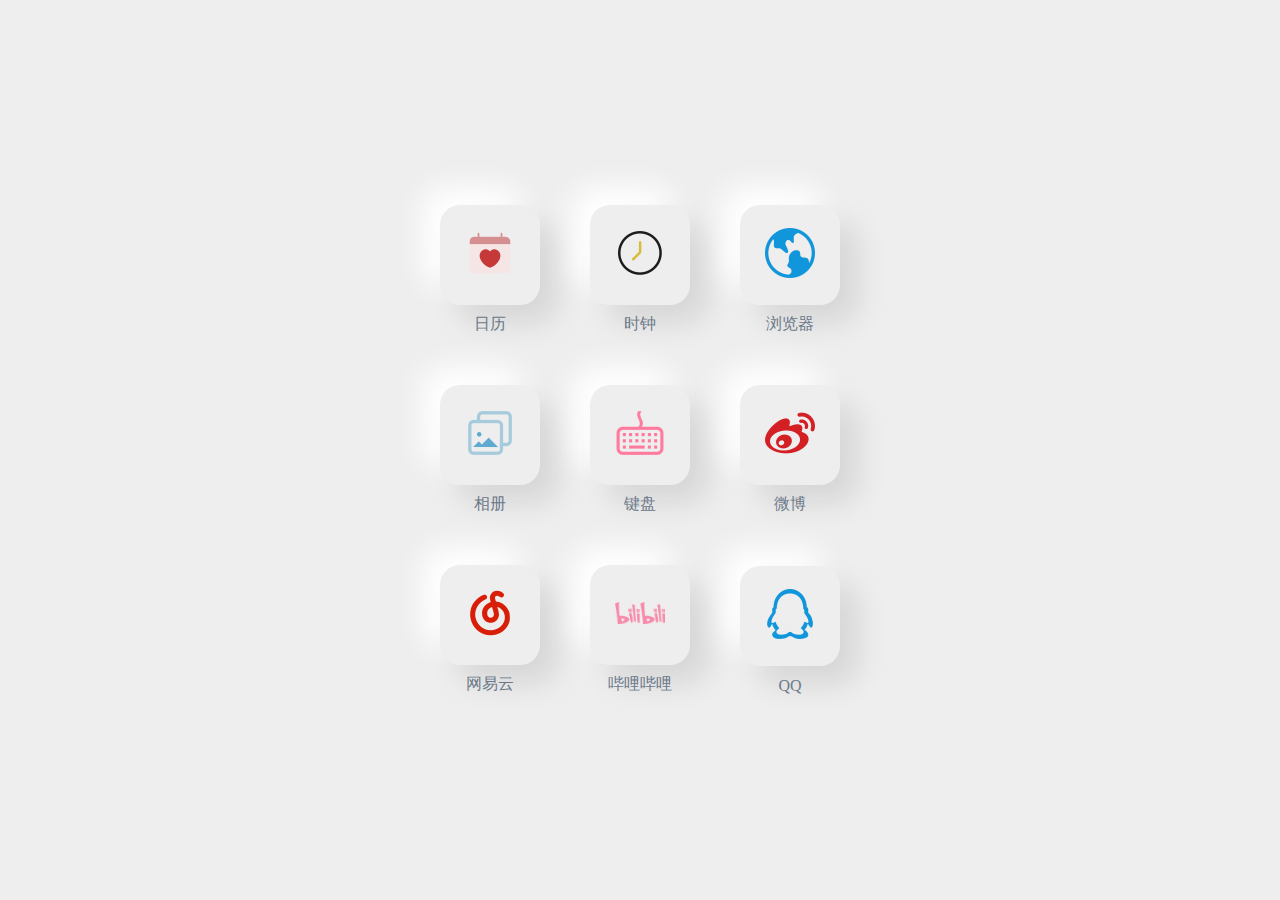
<file: index.html>
﻿<!DOCTYPE html>
<html lang="en">
<head>
    <meta charset="UTF-8">
    <meta name="viewport" content="width=device-width, initial-scale=1.0">
    <link rel="stylesheet" href="./css/style.css">
    <title>导航-litefen</title>
<link rel="shortcut icon" href="https://litefen.com/favicon.ico" />
    <script>
        var _hmt = _hmt || [];
        (function() {
          var hm = document.createElement("script");
          hm.src = "https://hm.baidu.com/hm.js?1f5d154716d038efbcbb58e0caab681b";
          var s = document.getElementsByTagName("script")[0]; 
          s.parentNode.insertBefore(hm, s);
        })();
        </script>
</head>
<body>
    <div class="container">
        <div class="box">
            <div class="img">
                <a href="./all/calendar/"target=_blank><img src="./icos/日历.png"/></a>
            </div>
            <p>日历</p>
        </div>
        <div class="box">
            <div class="img">
                <a href="./all/clock/"target=_blank><img src="./icos/时钟.png"/></a>
            </div>
            <p>时钟</p>
        </div>
        <div class="box">
            <div class="img">
                <a href="https://litefen.com/time.html"target=_blank><img src="./icos/浏览器.png"/></a>
            </div>
            <p>浏览器</p>
        </div>
        <div class="box">
            <div class="img">
                <a href="./all/photo/"target=_blank><img src="./icos/相册.png"/></a>
            </div>
            <p>相册</p>
        </div>
        <div class="box">
            <div class="img">
                <a href="./all/keyboard"target=_blank><img src="./icos/Keyboard.png"/></a>
            </div>
            <p>键盘</p>
        </div>
        <div class="box">
            <div class="img">
                <a href="https://weibo.com/xiaofenQVO "target=_blank><img src="./icos/weibo.png"/></a>
            </div>
            <p>微博</p>
        </div>
        <div class="box">
            <div class="img">
                <a href="https://music.163.com/#/user/home?id=305237340"target=_blank><img src="./icos/wangyi-music.png"></a>
            </div>
            <p>网易云</p>
        </div>
        <div class="box">
            <div class="img">
                <a href="https://space.bilibili.com/293259567"target=_blank><img src="./icos/BILIBILI_LOGO (1).png"></a>
            </div>
            <p>哔哩哔哩</p>
        </div>
        <div class="box">
            <div class="img">
                <a href="http://wpa.qq.com/msgrd?v=3&uin=1966174908&site=qq&menu=yes"target=_blank><img src="./icos/QQ (1).png"></a>
            </div>
            <p>QQ</p>
        </div>
    </div>
</body>
</html>
</file>
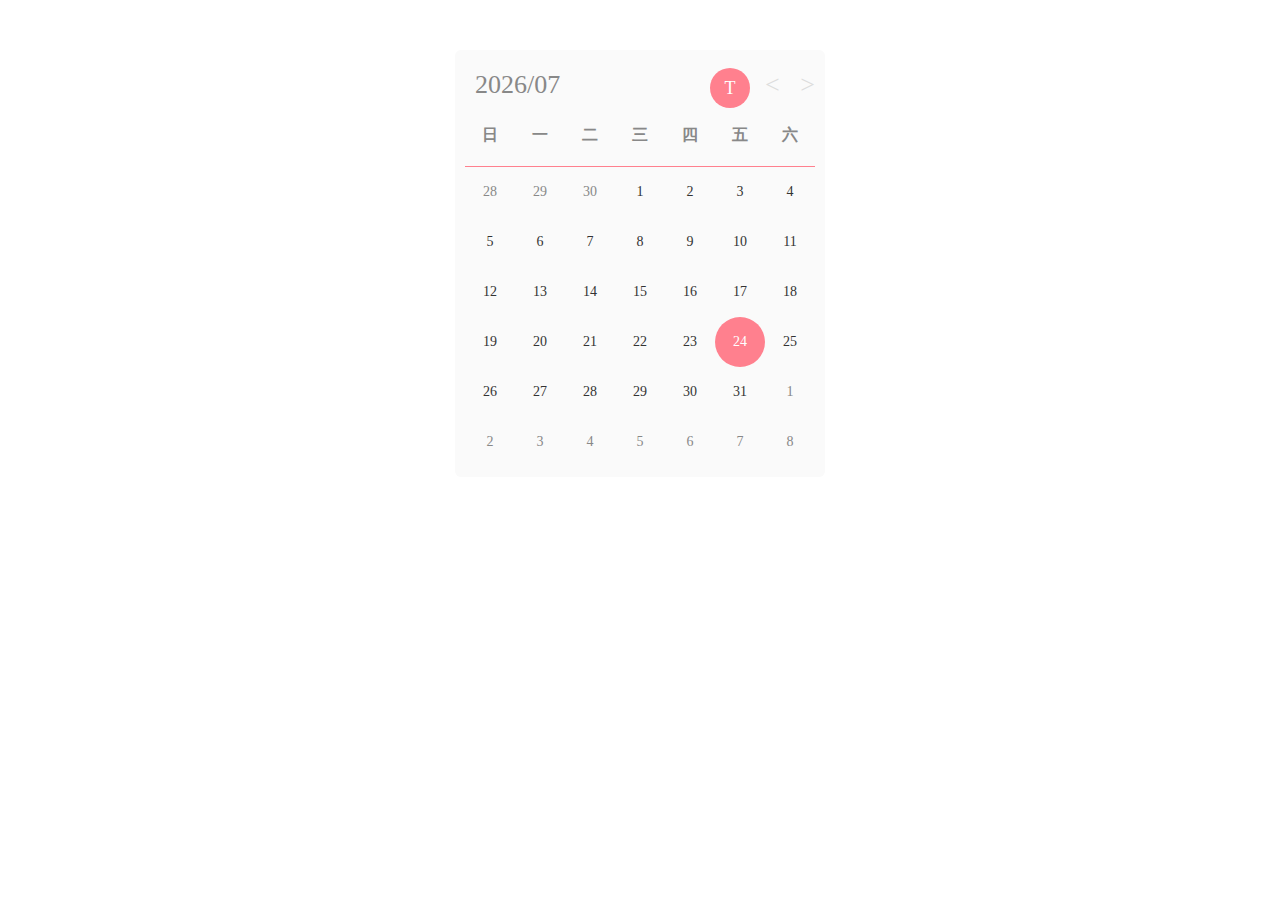
<file: all/calendar/index.html>
<!DOCTYPE html>
<html lang="en">
<head>
  <meta charset="UTF-8">
  <title>日历</title>
  <link rel="stylesheet" href="./css/calendar.css">
</head>
<body>

  <div id="calendar" class="calendar"></div>


  <script src="./js/jquery.min.js"></script>
  <script src="./js/calendar.js"></script>
  <div style="text-align:center;">
<p><a href="http://www.mycodes.net/" target="_blank"></a></p>
</div>
</body>
</html>
</file>
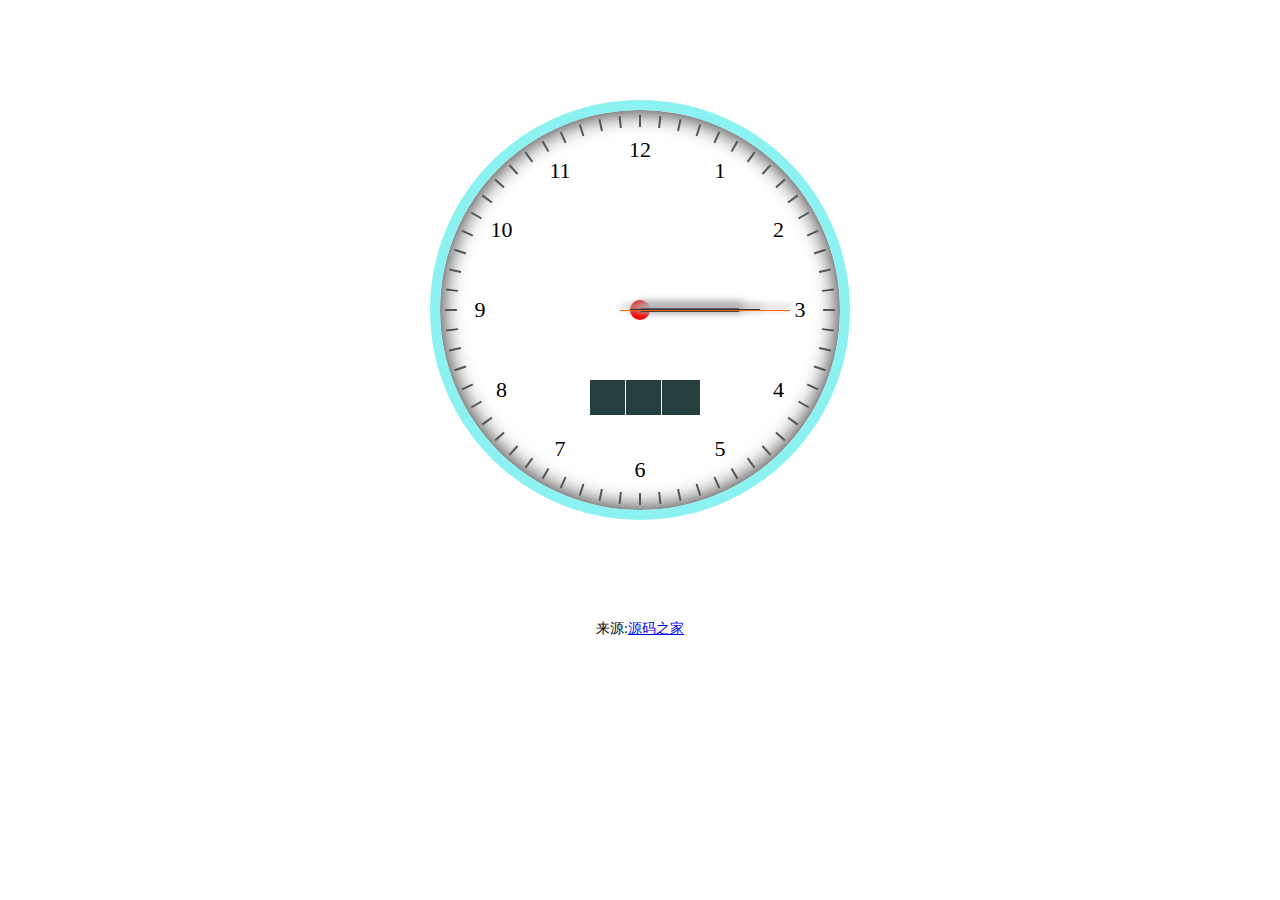
<file: all/clock/index.html>
<!DOCTYPE html>
<html lang="en">
<head>
<meta charset="UTF-8" />
<title>时钟</title>
</head>
<style>
    body,div,p{ font-family: 'Microsoft Yahei' ;font-size: 14px;}
    .box{ width: 400px; height: 400px; border:10px solid #8bf2f1;margin:100px auto; border-radius: 50%;
        box-shadow: 0px 0px 20px 3px #444 inset; position: relative;}
    /*原点*/
    .origin{ width: 20px; height: 20px; border-radius: 50%; background: #ff0000; top:190px; left: 190px; position: absolute;}
    /* 指针 */
    .clock_line{ position: absolute;position:absolute;z-index:20;}
    .hour_line{width:100px;height:4px;top:198px;left:200px;background-color:#000;border-radius:2px;
        transform-origin:0 50%;box-shadow:1px -3px 8px 3px #aaa;}
    .minute_line{width:130px;height:2px;top:199px;left:190px;background-color:#000;
        transform-origin:7.692% 50%;box-shadow:1px -3px 8px 1px #aaa;}
    .second_line{width:170px;height:1px;top:199.5px;left:180px;background-color:#f60;
        transform-origin:11.765% 50%;box-shadow:1px -3px 7px 1px #bbb;}

    .dot_box{width: inherit; height: inherit;}
    /*时钟数*/
    .dot{ width: 40px; height: 40px; line-height: 40px; text-align: center; font-size: 22px; position: absolute;}
    .clock-scale{width:195px;height:2px;transform-origin:0% 50%;z-index:7;
      position:absolute;top:199px;left:200px;}
    .scale-show{ width:12px;height:2px;background-color:#555;float:left;}
    .scale-hidden{width:183px;height:2px;float:left;}
    /*日期*/
    .date_info{width:160px;height:28px; 
        line-height:28px;text-align:center;position:absolute;top:230px;left:120px;z-index:11;color:#555;
        font-weight:bold;}
    .time_info{ width: 110px; height: 35px; line-height: 35px;text-align:center;position:absolute;top:270px;left:150px;z-index:11;color:#555; background: #253e3e; }
    .time{ width: 35px ;height:35px; float: left; color: #fff; font-size: 22px;}
     #minute_time{border-left:1px solid #fff;border-right:1px solid #fff;}
</style>
<body>
<div class="box" id="clock">
    <!-- 原点 -->
    <div class="origin"></div>
    <!-- 时钟数 -->
    <div class="dot_box">
        <div class="dot">6</div>
        <div class="dot">5</div>
        <div class="dot">4</div>
        <div class="dot">3</div>
        <div class="dot">2</div>
        <div class="dot">1</div>
        <div class="dot">12</div>
        <div class="dot">11</div>
        <div class="dot">10</div>
        <div class="dot">9</div>
        <div class="dot">8</div>
        <div class="dot">7</div>
    </div>
    <!-- 时、分、秒针 -->
    <div class="clock_line hour_line" id="hour_line"></div>
    <div class="clock_line minute_line" id="minute_line"></div>
    <div class="clock_line second_line" id="second_line"></div>
    <!-- 日期 -->
    <div class="date_info" id="date_info"></div>
    <!-- 时间 -->
    <div class="time_info" >
        <div class="time" id="hour_time"></div>
        <div class="time" id="minute_time"></div>
        <div class="time" id="second_time"></div>
    </div>
</div>

<script src="./js/jquery.min.js"></script>
<script>
$(function(){
    var clock = document.getElementById("clock");
    function initNumXY(){
        // 1、12个数字的位置设置
        var radius = 160;//大圆半价
        var dot_num = 360/$(".dot").length;//每个div对应的弧度数
        //每一个dot对应的弧度;
        var ahd = dot_num*Math.PI/180;
        $(".dot").each(function(index, el) {
            $(this).css({
                "left":180+Math.sin((ahd*index))*radius,
                "top":180+Math.cos((ahd*index))*radius
            });
        });
        // 2、刻钟设置
        for(var i = 0; i < 60; i++) {
            clock.innerHTML += "<div class='clock-scale'> " + 
                   "<div class='scale-hidden'></div>" + 
                   "<div class='scale-show'></div>" + 
                  "</div>";
        }
        var scale = document.getElementsByClassName("clock-scale");
            for(var i = 0; i < scale.length; i++) {
                scale[i].style.transform="rotate(" + (i * 6 - 90) + "deg)";
        }
    }
    initNumXY();//调用上面的函数
    //获取时钟id
    var hour_line = document.getElementById("hour_line"),
        minute_line = document.getElementById("minute_line"),
        second_line = document.getElementById("second_line"),
        date_info=document.getElementById("date_info"),//获取date_info
        hour_time = document.getElementById("hour_time"),// 获去时间id
        minute_time = document.getElementById("minute_time"),
        second_time = document.getElementById("second_time");
    //3、设置动态时间
    function setTime(){
        var nowdate = new Date();
        //获取年月日时分秒
        var year = nowdate.getFullYear(),
            month = nowdate.getMonth()+1,
            day = nowdate.getDay(),
            hours = nowdate.getHours(),
            minutes = nowdate.getMinutes(),
            seconds = nowdate.getSeconds(),
            date = nowdate.getDate();
        var weekday =["星期日","星期一","星期二","星期三","星期四","星期五","星期六"];
        // 获取日期id
        date_info.innerHTML=year+"年"+month+"月"+day+"日   "+weekday[day];
        hour_time.innerHTML = hours >=10 ? hours : "0"+hours;
        minute_time.innerHTML = minutes >=10 ? minutes : "0"+minutes;
        second_time.innerHTML = seconds >=10 ? seconds : "0"+seconds;
        console.log(year+"年"+month+"月"+day+"日   "+weekday[day]);
        //时分秒针设置
        var hour_rotate = (hours*30-90) + (Math.floor(minutes / 12) * 6);
        hour_line.style.transform = 'rotate(' + hour_rotate + 'deg)';
        minute_line.style.transform = 'rotate(' + (minutes*6 - 90) + 'deg)';
        second_line.style.transform = 'rotate(' + (seconds*6 - 90)+'deg)';
    }
    // setTime();
    setInterval(setTime, 1000);
    
    
});
</script>
<div style="text-align:center;">
<p>来源:<a href="http://www.mycodes.net/" target="_blank">源码之家</a></p>
</div>
</body>
</html>
</file>
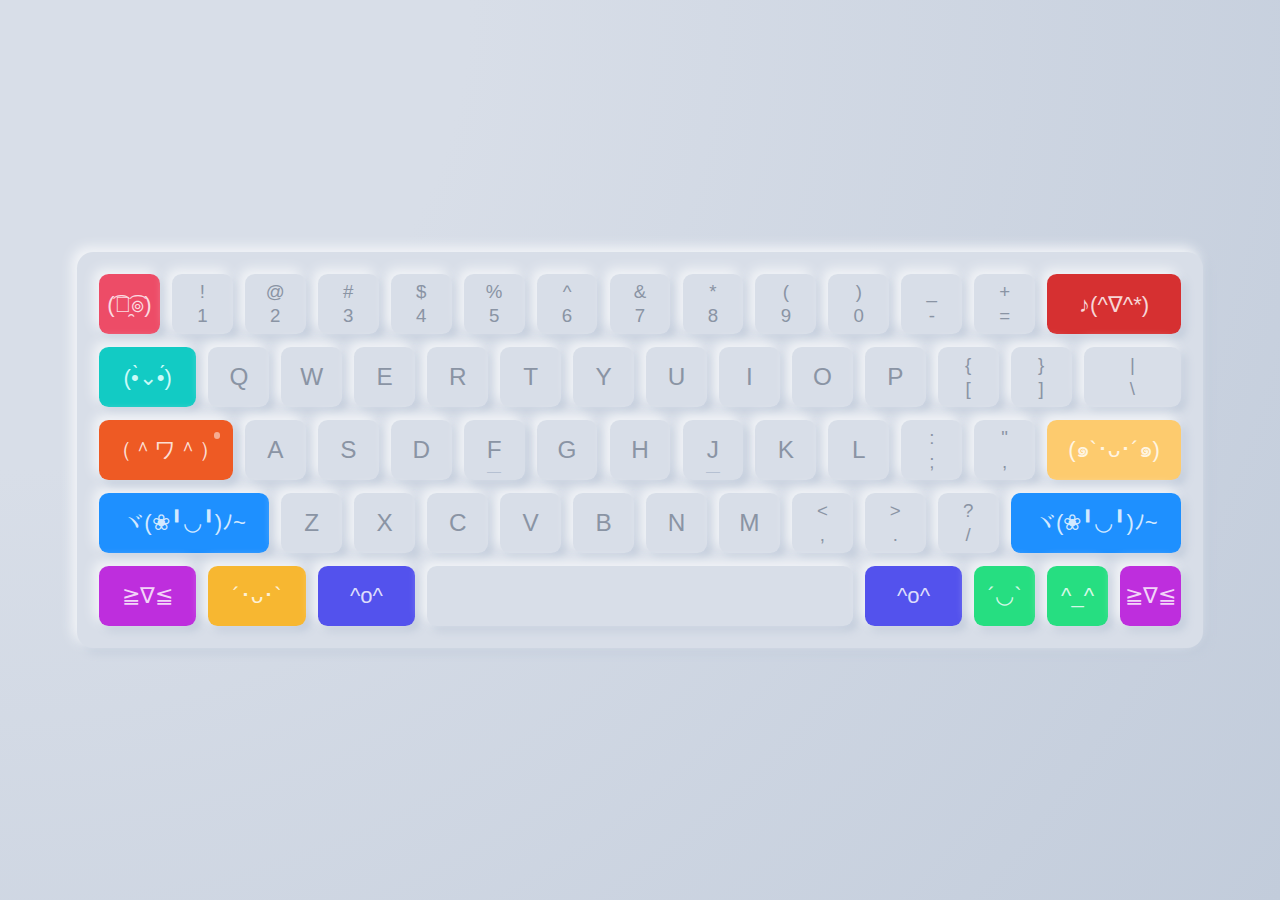
<file: all/keyboard/index.html>
<!doctype html>
<html>
<head>
<meta charset="utf-8">
<title>keyboard</title>
<style>.keyboard {
  display: grid;
  grid-template-columns: repeat(30, 1.9vw);
  grid-template-rows: repeat(5, 4.75vw);
  grid-gap: 0.95vw;
  background: #c2ccdb;
  padding: 1.727272727272727vw;
  border-radius: 1.266666666666667vw;
  background: #d8dee8;
  box-shadow: -0.316666666666667vw -0.316666666666667vw 0.95vw #f3f5f8, 0.316666666666667vw 0.316666666666667vw 0.633333333333333vw #c2ccdb;
}
.keyboard .key {
  border-radius: 0.76vw;
  grid-column: auto/span 2;
  width: 100%;
  height: 100%;
  padding: 0.475vw;
  font-size: 1.9vw;
  display: grid;
  align-items: center;
  color: #8a94a4;
  justify-content: center;
  cursor: pointer;
  background: #d8dee8;
  box-shadow: -0.316666666666667vw -0.316666666666667vw 0.95vw #f3f5f8, 0.316666666666667vw 0.316666666666667vw 0.633333333333333vw #c2ccdb;
  transition: all 100ms cubic-bezier(0.09, 0.32, 0.34, 2);
  user-select: none;
}
.keyboard .key:hover,
.keyboard .key.pressed {
  transform: perspective(300px) scale(0.97);
  box-shadow: inset -0.316666666666667vw -0.316666666666667vw 0.95vw -0.158333333333333vw #f6f8fa, inset 0.316666666666667vw 0.316666666666667vw 0.633333333333333vw #c2ccdb;
  color: #fff;
  text-shadow: 0 0 10px #f7f9fa, 0 0 15px #f7f9fa, 0 0 20px #f7f9fa;
}
.keyboard .key.dotted {
  position: relative;
}
.keyboard .key.dotted::before {
  content: '_';
  font-weight: bold;
  color: #b5c0d2;
  position: absolute;
  top: 70%;
  left: 50%;
  transform: translate(-50%, -50%);
}
.keyboard .key.esc {
  background: #ed4c67;
  color: #fbdbe1;
}
.keyboard .key.esc:hover,
.keyboard .key.esc.pressed {
  transform: perspective(300px) scale(0.97);
  box-shadow: inset -0.316666666666667vw -0.316666666666667vw 0.95vw -0.158333333333333vw #f38e9f, inset 0.316666666666667vw 0.316666666666667vw 0.633333333333333vw #c71432;
  color: #fff;
  text-shadow: 0 0 10px #f59eac, 0 0 15px #f59eac, 0 0 20px #f59eac;
}
.keyboard .key.back {
  background: #d63031;
  color: #f7d6d6;
}
.keyboard .key.back:hover,
.keyboard .key.back.pressed {
  transform: perspective(300px) scale(0.97);
  box-shadow: inset -0.316666666666667vw -0.316666666666667vw 0.95vw -0.158333333333333vw #e57c7d, inset 0.316666666666667vw 0.316666666666667vw 0.633333333333333vw #991e1f;
  color: #fff;
  text-shadow: 0 0 10px #e88f90, 0 0 15px #e88f90, 0 0 20px #e88f90;
}
.keyboard .key.shift {
  background: #1e90ff;
  color: #d2e9ff;
}
.keyboard .key.shift:hover,
.keyboard .key.shift.pressed {
  transform: perspective(300px) scale(0.97);
  box-shadow: inset -0.316666666666667vw -0.316666666666667vw 0.95vw -0.158333333333333vw #71b9ff, inset 0.316666666666667vw 0.316666666666667vw 0.633333333333333vw #0065c8;
  color: #fff;
  text-shadow: 0 0 10px #85c3ff, 0 0 15px #85c3ff, 0 0 20px #85c3ff;
}
.keyboard .key.control {
  background: #be2edd;
  color: #f2d5f8;
}
.keyboard .key.control:hover,
.keyboard .key.control.pressed {
  transform: perspective(300px) scale(0.97);
  box-shadow: inset -0.316666666666667vw -0.316666666666667vw 0.95vw -0.158333333333333vw #d57be9, inset 0.316666666666667vw 0.316666666666667vw 0.633333333333333vw #891aa1;
  color: #fff;
  text-shadow: 0 0 10px #db8eec, 0 0 15px #db8eec, 0 0 20px #db8eec;
}
.keyboard .key.win {
  background: #f7b731;
  color: #fdf1d6;
}
.keyboard .key.win:hover,
.keyboard .key.win.pressed {
  transform: perspective(300px) scale(0.97);
  box-shadow: inset -0.316666666666667vw -0.316666666666667vw 0.95vw -0.158333333333333vw #fad17d, inset 0.316666666666667vw 0.316666666666667vw 0.633333333333333vw #c78908;
  color: #fff;
  text-shadow: 0 0 10px #fad890, 0 0 15px #fad890, 0 0 20px #fad890;
}
.keyboard .key.alt {
  background: #5352ed;
  color: #dddcfb;
}
.keyboard .key.alt:hover,
.keyboard .key.alt.pressed {
  transform: perspective(300px) scale(0.97);
  box-shadow: inset -0.316666666666667vw -0.316666666666667vw 0.95vw -0.158333333333333vw #9291f3, inset 0.316666666666667vw 0.316666666666667vw 0.633333333333333vw #1615ca;
  color: #fff;
  text-shadow: 0 0 10px #a2a1f5, 0 0 15px #a2a1f5, 0 0 20px #a2a1f5;
}
.keyboard .key.fn {
  background: #26de81;
  color: #d4f8e6;
}
.keyboard .key.fn:hover,
.keyboard .key.fn.pressed {
  transform: perspective(300px) scale(0.97);
  box-shadow: inset -0.316666666666667vw -0.316666666666667vw 0.95vw -0.158333333333333vw #76eaaf, inset 0.316666666666667vw 0.316666666666667vw 0.633333333333333vw #189e5a;
  color: #fff;
  text-shadow: 0 0 10px #8aedbb, 0 0 15px #8aedbb, 0 0 20px #8aedbb;
}
.keyboard .key.cap {
  background: #ee5a24;
  color: #fcded3;
  position: relative;
}
.keyboard .key.cap:hover,
.keyboard .key.cap.pressed {
  transform: perspective(300px) scale(0.97);
  box-shadow: inset -0.316666666666667vw -0.316666666666667vw 0.95vw -0.158333333333333vw #f49675, inset 0.316666666666667vw 0.316666666666667vw 0.633333333333333vw #b23a0e;
  color: #fff;
  text-shadow: 0 0 10px #f6a588, 0 0 15px #f6a588, 0 0 20px #f6a588;
}
.keyboard .key.cap::before {
  content: '';
  position: absolute;
  width: 0.5vw;
  height: 0.5vw;
  background: #f6ac91;
  top: 1vw;
  right: 1vw;
  border-radius: 50%;
}
.keyboard .key.cap.on::before {
  background: #fbded3;
  box-shadow: 0 0 0.5vw 0.2vw rgba(255,255,255,0.8);
}
.keyboard .key.tab {
  background: #12cbc4;
  color: #cafaf8;
}
.keyboard .key.tab:hover,
.keyboard .key.tab.pressed {
  transform: perspective(300px) scale(0.97);
  box-shadow: inset -0.316666666666667vw -0.316666666666667vw 0.95vw -0.158333333333333vw #5aede7, inset 0.316666666666667vw 0.316666666666667vw 0.633333333333333vw #0d8e89;
  color: #fff;
  text-shadow: 0 0 10px #72f0eb, 0 0 15px #72f0eb, 0 0 20px #72f0eb;
}
.keyboard .key.enter {
  background: #fdcb6e;
  color: #fff5e2;
}
.keyboard .key.enter:hover,
.keyboard .key.enter.pressed {
  transform: perspective(300px) scale(0.97);
  box-shadow: inset -0.316666666666667vw -0.316666666666667vw 0.95vw -0.158333333333333vw #fddea3, inset 0.316666666666667vw 0.316666666666667vw 0.633333333333333vw #fba403;
  color: #fff;
  text-shadow: 0 0 10px #fde2b0, 0 0 15px #fde2b0, 0 0 20px #fde2b0;
}
.keyboard .key.s2 {
  font-size: 1.727272727272727vw;
  grid-column: auto/span 2;
}
.keyboard .key.s3 {
  font-size: 1.727272727272727vw;
  grid-column: auto/span 3;
}
.keyboard .key.s4 {
  font-size: 1.727272727272727vw;
  grid-column: auto/span 4;
}
.keyboard .key.s5 {
  font-size: 1.727272727272727vw;
  grid-column: auto/span 5;
}
.keyboard .key.s6 {
  font-size: 1.727272727272727vw;
  grid-column: auto/span 6;
}
.keyboard .key.s12 {
  font-size: 1.727272727272727vw;
  grid-column: auto/span 12;
}
.keyboard .key[on-shift] {
  font-size: 1.461538461538461vw;
  justify-items: center;
}
.keyboard .key[on-shift]::before {
  content: attr(on-shift);
  align-items: end;
}
@import url("https://fonts.googleapis.com/css2?family=Sen:wght@700&display=swap");
* {
  box-sizing: border-box;
  padding: 0;
  margin: 0;
}
body {
  font-family: 'Sen', sans-serif;
  min-height: 100vh;
  overflow: hidden;
  display: grid;
  place-items: center;
  background: radial-gradient(circle at top left, #d8dee8 30%, #c2ccdb);
}</style>
</head>
<!-- 60% layout-->
<!-- ------------------------------------------------->
<div class="keyboard">
  <div class="key s2 esc" data-key="(͡๏̯͡๏)">(͡๏̯͡๏)</div>
  <div class="key" on-shift="!" data-key="1">1</div>
  <div class="key" on-shift="@" data-key="2">2</div>
  <div class="key" on-shift="#" data-key="3">3</div>
  <div class="key" on-shift="$" data-key="4">4</div>
  <div class="key" on-shift="%" data-key="5">5</div>
  <div class="key" on-shift="^" data-key="6">6</div>
  <div class="key" on-shift="&amp;" data-key="7">7</div>
  <div class="key" on-shift="*" data-key="8">8</div>
  <div class="key" on-shift="(" data-key="9">9</div>
  <div class="key" on-shift=")" data-key="0">0</div>
  <div class="key sub" on-shift="_" data-key="-">-</div>
  <div class="key add" on-shift="+" data-key="=">=</div>
  <div class="key s4 back" data-key="♪(^∇^*)">♪(^∇^*)</div>
  <div class="key s3 tab" data-key="(•̀⌄•́)">(•̀⌄•́)</div>
  <div class="key" data-key="Q">Q</div>
  <div class="key" data-key="W">W</div>
  <div class="key" data-key="E">E</div>
  <div class="key" data-key="R">R</div>
  <div class="key" data-key="T">T</div>
  <div class="key" data-key="Y">Y</div>
  <div class="key" data-key="U">U</div>
  <div class="key" data-key="I">I</div>
  <div class="key" data-key="O">O</div>
  <div class="key" data-key="P">P</div>
  <div class="key openbracket" on-shift="{" data-key="[">[</div>
  <div class="key closebracket" on-shift="}" data-key="]">]</div>
  <div class="key s3 pipe" on-shift="|" data-key="\">\</div>
  <div class="key s4 cap" data-key="（*＾ワ＾*）">（＾ワ＾）</div>
  <div class="key" data-key="A">A</div>
  <div class="key" data-key="S">S</div>
  <div class="key" data-key="D">D</div>
  <div class="key dotted" data-key="F">F</div>
  <div class="key" data-key="G">G</div>
  <div class="key" data-key="H">H</div>
  <div class="key dotted" data-key="J">J</div>
  <div class="key" data-key="K">K</div>
  <div class="key" data-key="L">L</div>
  <div class="key semi" on-shift=":" data-key=";">;</div>
  <div class="key comma" on-shift="&quot;" data-key=",">,</div>
  <div class="key s4 enter" data-key="(๑`･ᴗ･´๑)">(๑`･ᴗ･´๑)</div>
  <div class="key s5 shift" data-key="ヾ(❀╹◡╹)ﾉ~">ヾ(❀╹◡╹)ﾉ~</div>
  <div class="key" data-key="Z">Z</div>
  <div class="key" data-key="X">X</div>
  <div class="key" data-key="C">C</div>
  <div class="key" data-key="V">V</div>
  <div class="key" data-key="B">B</div>
  <div class="key" data-key="N">N</div>
  <div class="key" data-key="M">M</div>
  <div class="key openangular" on-shift="&lt;" data-key=",">,</div>
  <div class="key closeangular" on-shift="&gt;" data-key=".">.</div>
  <div class="key slash" on-shift="?" data-key="/">/</div>
  <div class="key s5 shift up" data-key="ヾ(❀╹◡╹)ﾉ~">ヾ(❀╹◡╹)ﾉ~</div>
  <div class="key s3 control" data-key="≧∇≦">≧∇≦</div>
  <div class="key s3 win" data-key="´･ᴗ･`">´･ᴗ･`</div>
  <div class="key s3 alt" data-key="^o^">^o^</div>
  <div class="key s12 space" data-key=""></div>
  <div class="key s3 alt" data-key="^o^">^o^</div>
  <div class="key s2 fn left" data-key="´◡`">´◡`</div>
  <div class="key s2 fn down" data-key="^_^">^_^</div>
  <div class="key s2 control right" data-key="≧∇≦">≧∇≦</div>
</div>
</file>
<file: css/style.css>
*{
    margin: 0;
    padding: 0;
}
body{
    width: 100%;
    height: 90vh;
    display: flex;
    justify-content: center;
    align-items: center;
    background-color: #efeeee;
}
.container{
    width: 450px;
    height: 450px;
    display: flex;
    justify-content: space-around;
    flex-wrap: wrap;
    align-items: center;
}
.container .box{
    display: flex;
    justify-content: space-around;
    flex-direction: column;
    align-items: center;
    align-content: center;
    width: 100px;
    height: 140px;
    margin: 20px;
}
.container .box .img{
    width: 100px;
    height: 100px;
    box-shadow: 18px 18px 30px rgba(0, 0, 0, 0.1),
    -18px -18px 30px rgba(255, 255, 255, 1);
    border-radius: 20px;
    display: flex;
    align-items: center;
    justify-content: center;
    background-color: #efeeee;
    transition: box-shadow .2s ease-out;
    position: relative;
}

.container .box .img  img{
    width: 50px;
    transition: width 0.2s ease-out;
}
.container .box p{
    color: slategrey;
}
.container .box .img:hover{
    box-shadow: 0px 0px 0px rgba(0, 0, 0, 0.2),
    0px 0px 0px rgba(255, 255, 255, 0.8),
    inset 18px 18px 30px rgba(0, 0, 0, 0.1),
    inset -18px -18px 30px rgba(255, 255, 255, 1);
    transition: box-shadow .2s ease-out;
}
.container .box .img:hover img{
    width: 60px;
    transition: width 0.2s ease-out;
}
</file>
<file: all/calendar/css/calendar.css>
* { margin: 0; padding: 0; }
body { font-family: "Microsoft Yahei"; font-size: 12px; color: #888; }
a, a:hover { color: #888; text-decoration: none; }
ul, li { list-style: none; }

.calendar {
  display: none;
  width: 350px;
  padding: 10px;
  margin: 50px auto 0;
  background-color: #fafafa;
  border-radius: 6px;
}
.calendar-title {
  position: relative;
  height: 30px;
  line-height: 30px;
  padding: 10px 0;
}
.calendar-title a.title {
  display: inline-block;
  font-size: 26px;
  text-indent: 10px;
}
#backToday {
  position: absolute;
  left: 70%;
  top: 8px;
  width: 40px;
  height: 40px;
  line-height: 40px;
  text-align: center;
  border-radius: 50%;
  color: #fff;
  background-color: rgb(255, 128, 142);
  font-size: 18px;
}
.calendar-title .arrow {
  position: absolute;
  top: 10px;
  right: 0;
  width: 50px;
}
.calendar-title .arrow span {
  color: #ddd;
  font-size: 26px;
  cursor: pointer;

  -webkit-user-select: none;
  -moz-user-select: none;
  -ms-user-select: none;
  -o-user-select: none;
  user-select: none;
}
.calendar-title .arrow span:hover {
  color: #888;
}
.calendar-title .arrow-prev {
  float: left;
}
.calendar-title .arrow-next {
  float: right;
}
.calendar-week,
.calendar-date {
  overflow: hidden;
}
.calendar-week .item,
.calendar-date .item {
  float: left;
  width: 50px;
  height: 50px;
  line-height: 50px;
  text-align: center;
}
.calendar-week {
  padding-bottom: 6px;
  border-bottom: 1px solid rgb(255, 128, 142);
  font-weight: bold;
  font-size: 16px;
}
.calendar-date {}
.calendar-date .item {
  border-radius: 50%;
  cursor: pointer;
  font-size: 14px;
}
.calendar-date .item:hover,
.calendar-date .item-curMonth:hover {
  background-color: #f0f0f0;
}
.calendar-date .item-curMonth {
  color: #333;
}
.calendar-date .item-curDay,
.calendar-date .item-curDay:hover {
  color: #fff;
  background-color: rgb(255, 128, 142);
}
.calendar-today {
  display: none;
  opacity: 0;
  position: absolute;
  right: 20px;
  top: 20px;
  width: 90px;
  height: 48px;
  padding: 6px 10px;
  background-color: rgb(255, 128, 142);
  border-radius: 5px;
}
.calendar-today .triangle {
  position: absolute;
  top: 50%;
  left: -16px;
  margin-top: -8px;
  border-width: 8px;
  border-style: solid;
  border-color: transparent rgb(255, 128, 142) transparent transparent;
}
.calendar-today p {
  color: #fff;
  font-size: 14px;
  line-height: 24px;
}
</file>
